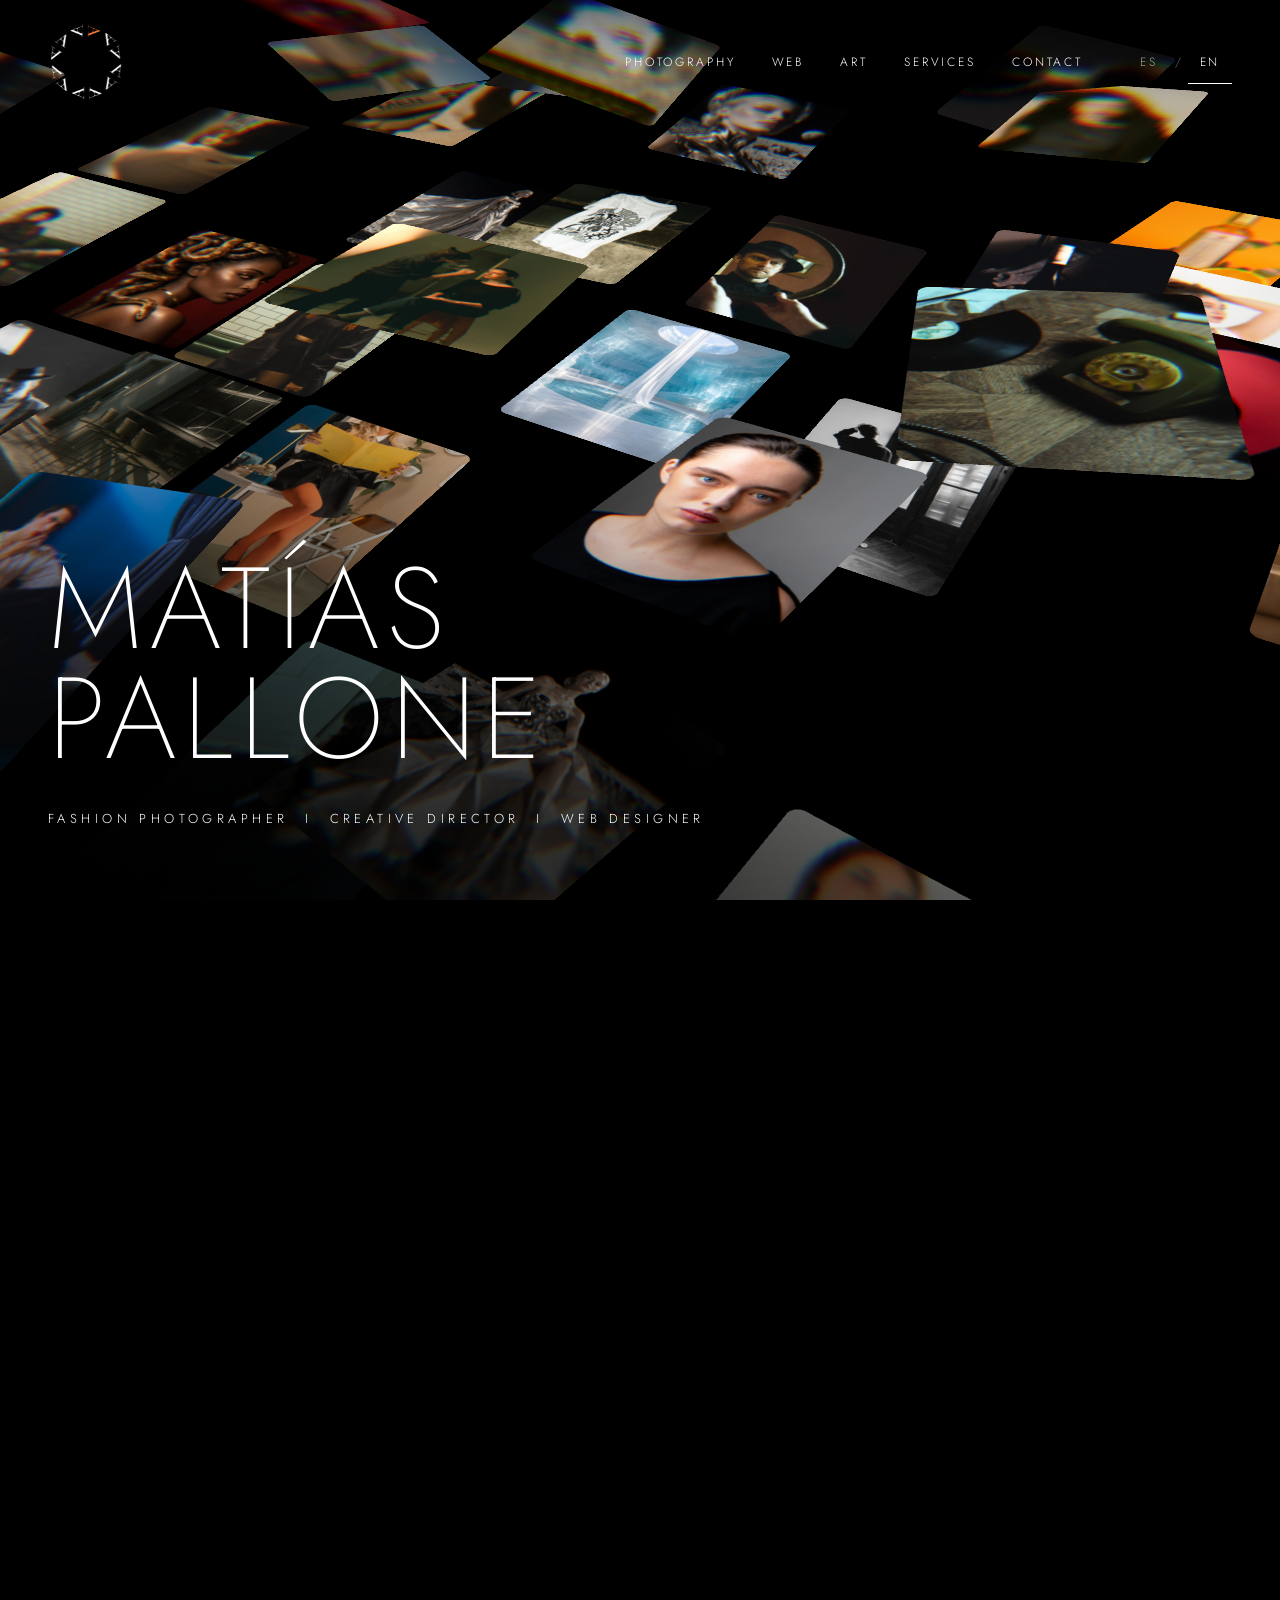
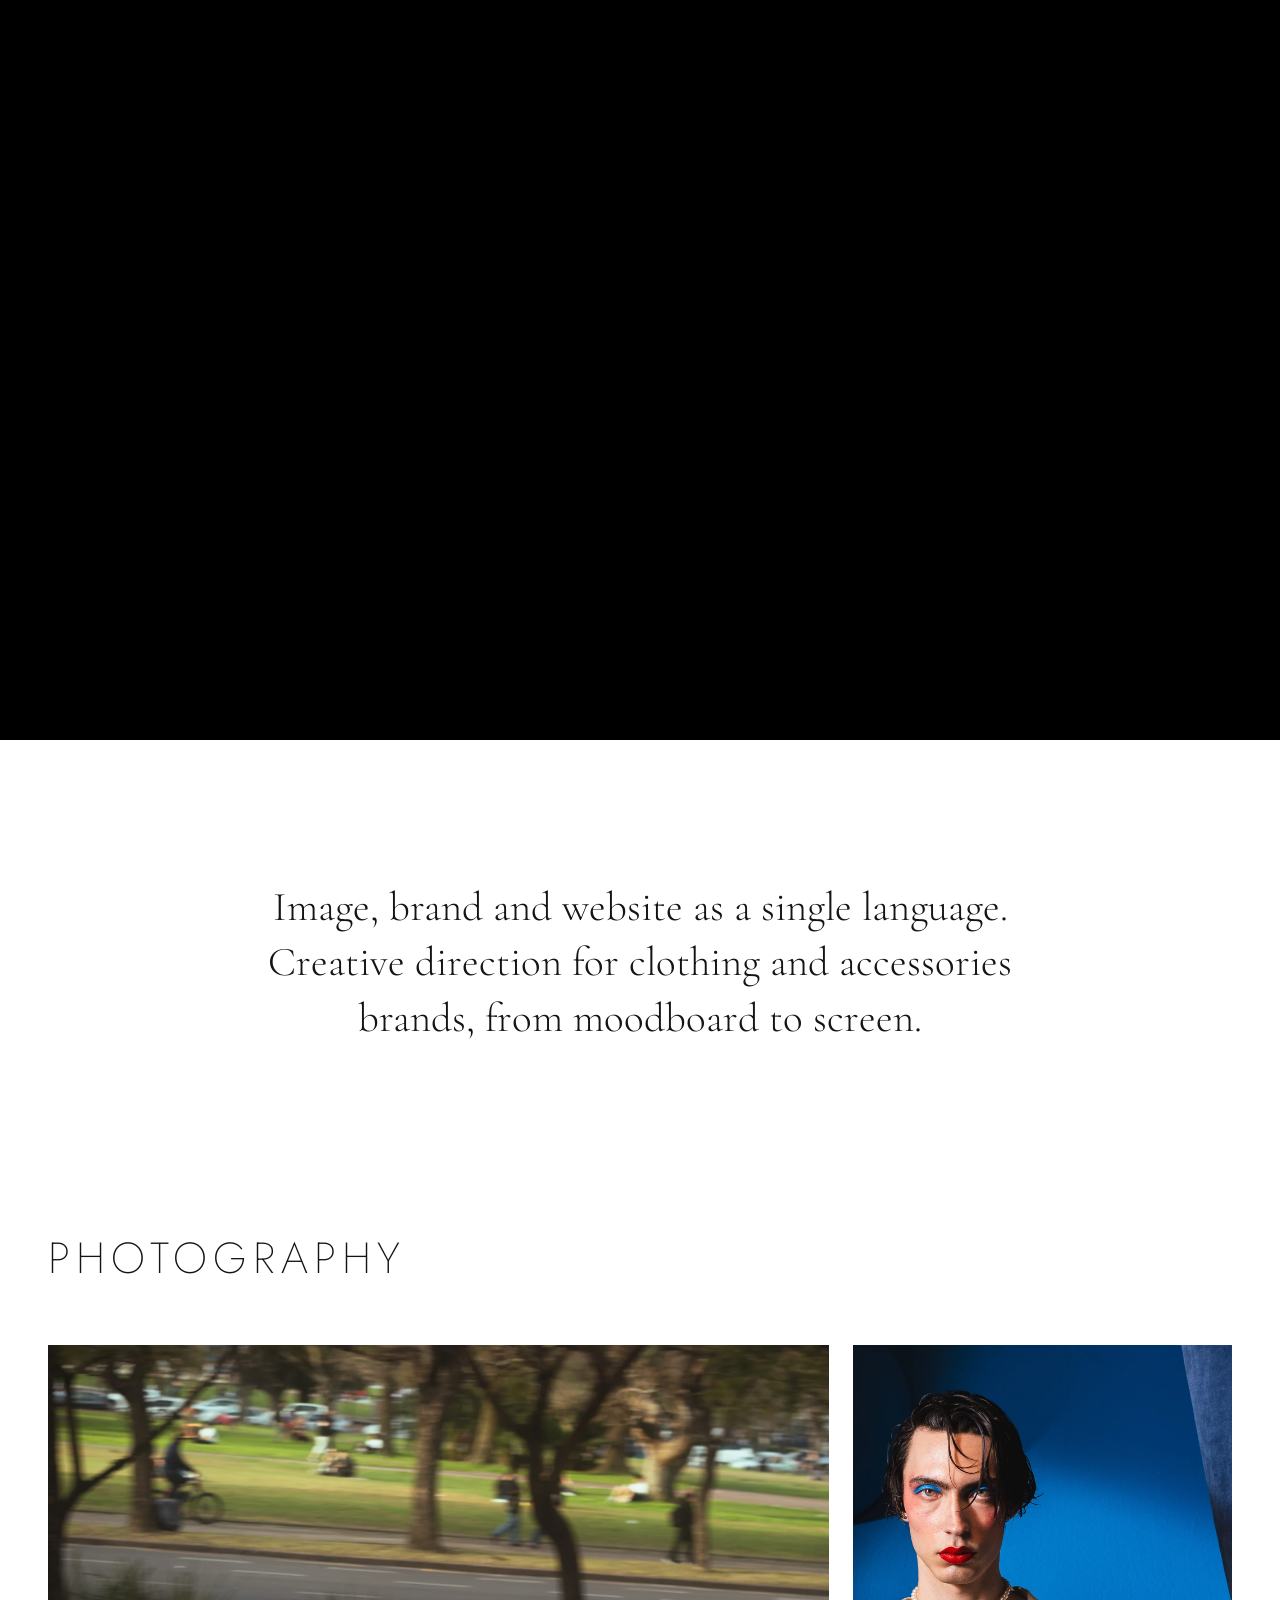
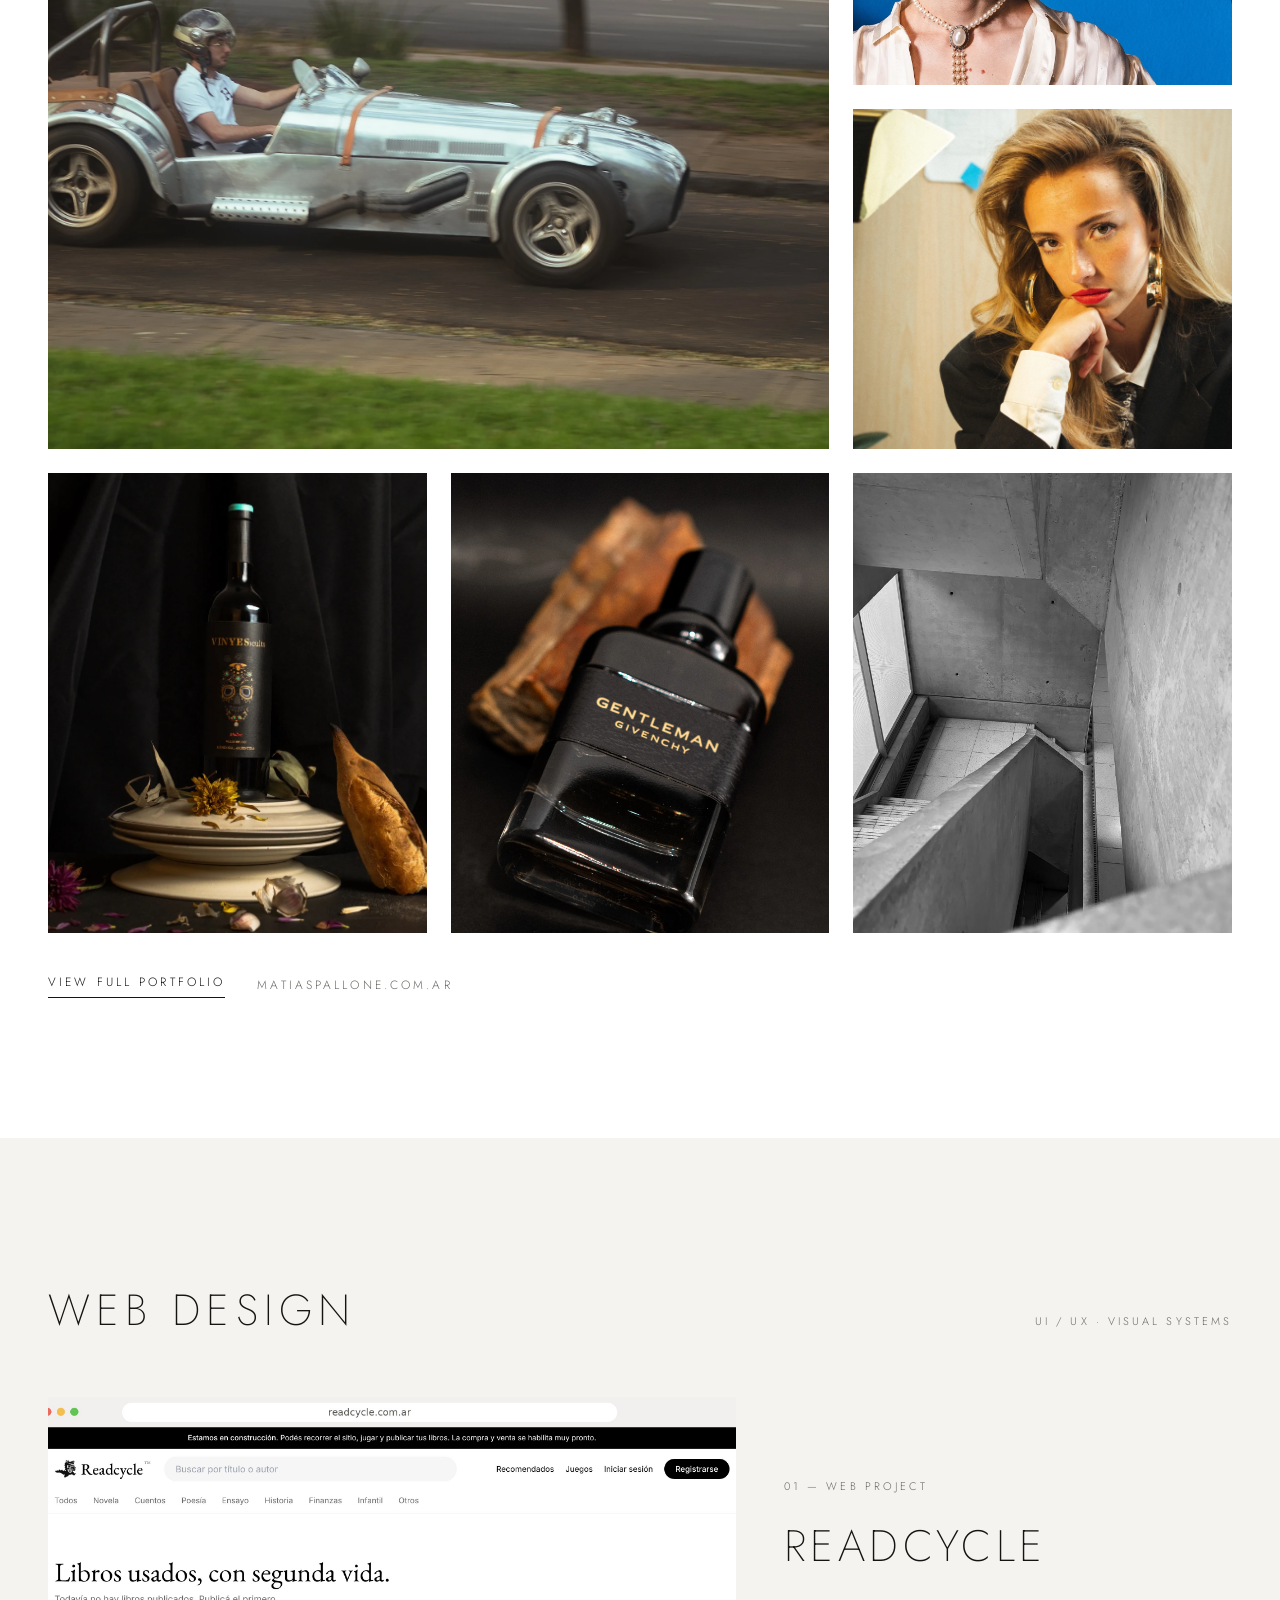
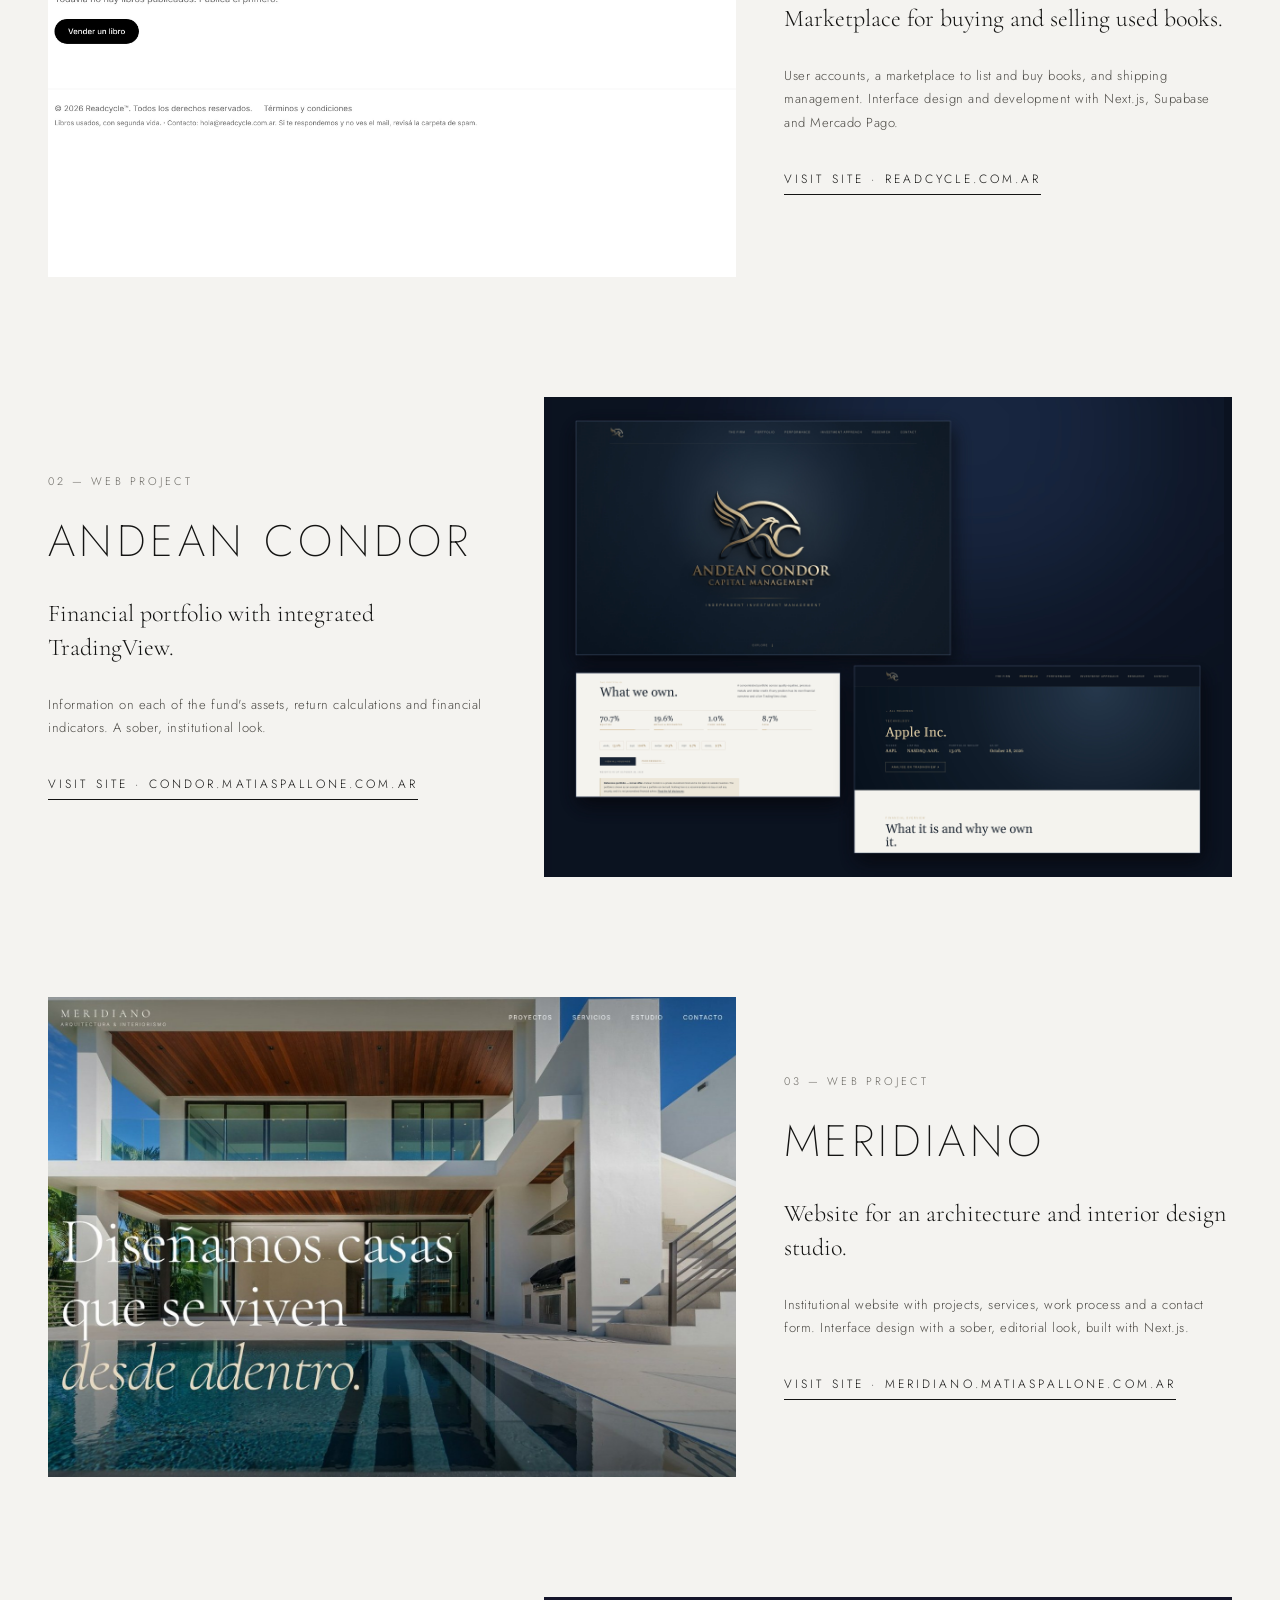
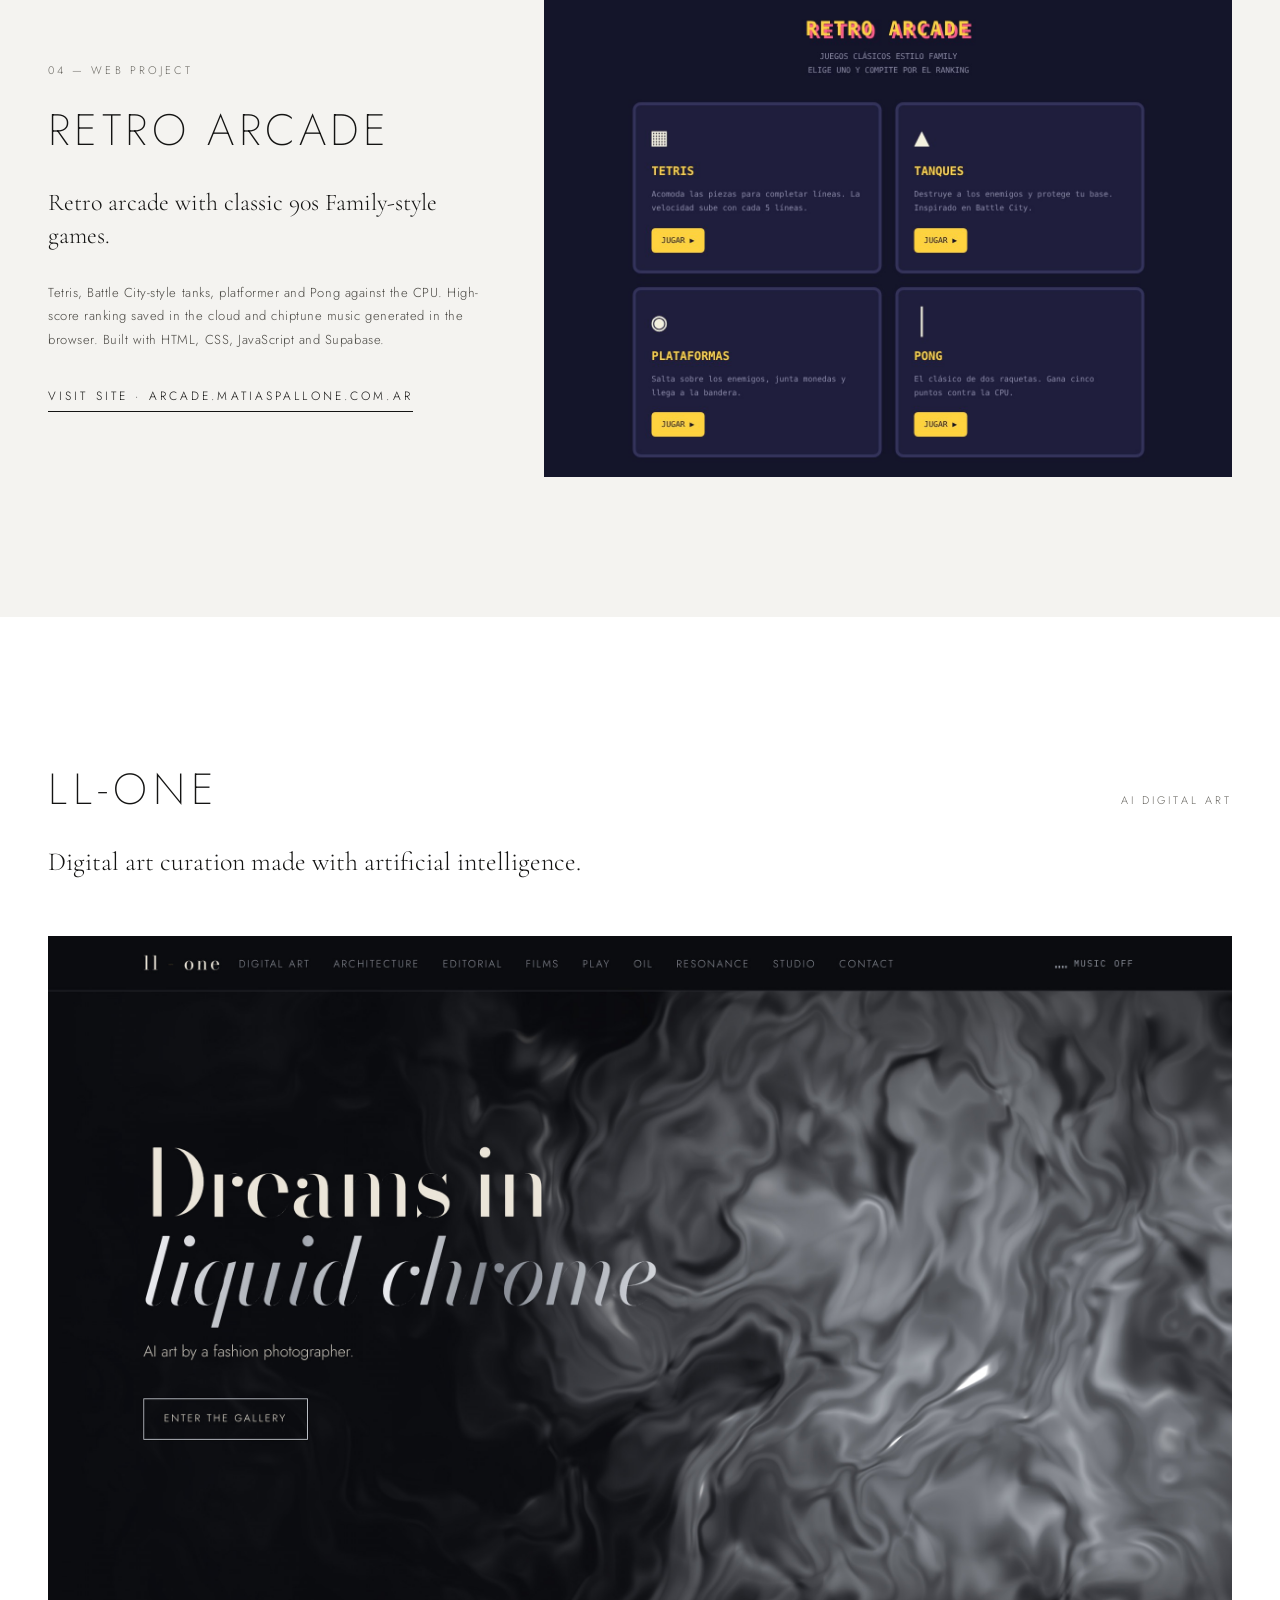
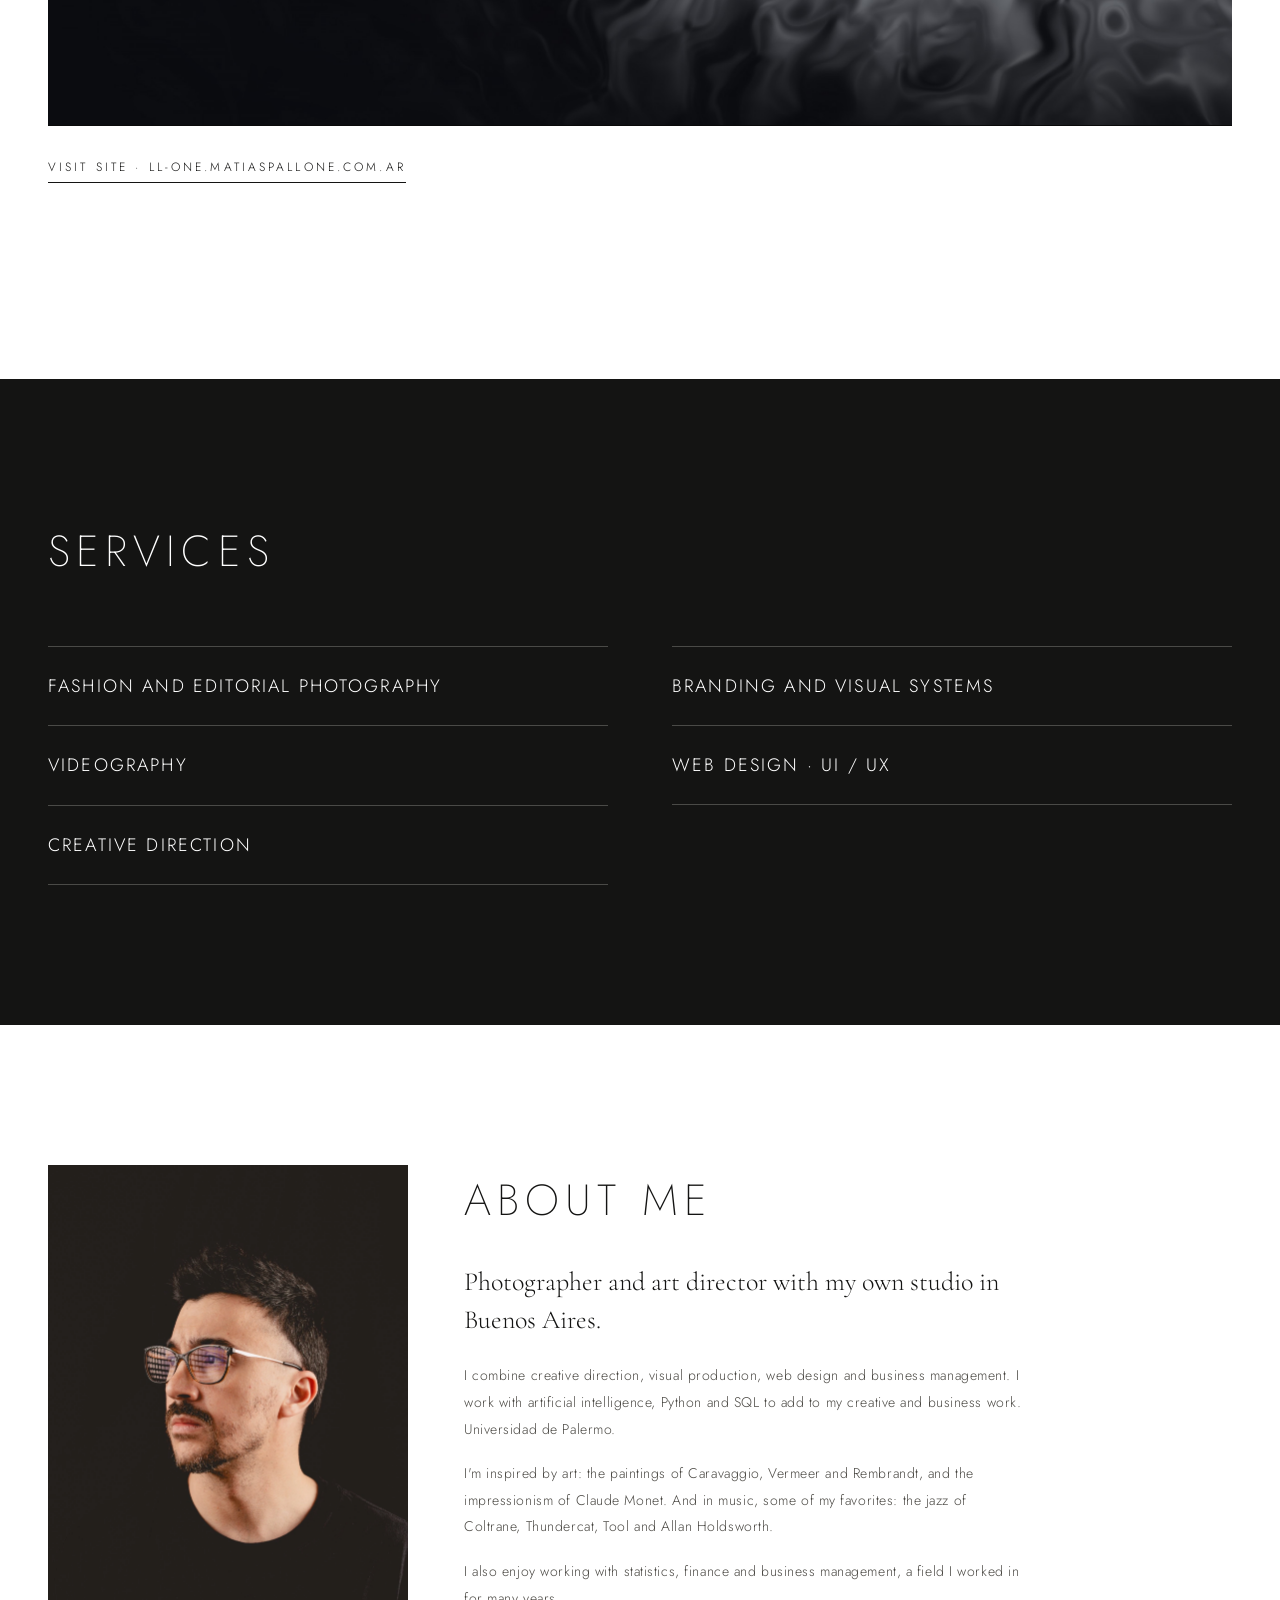
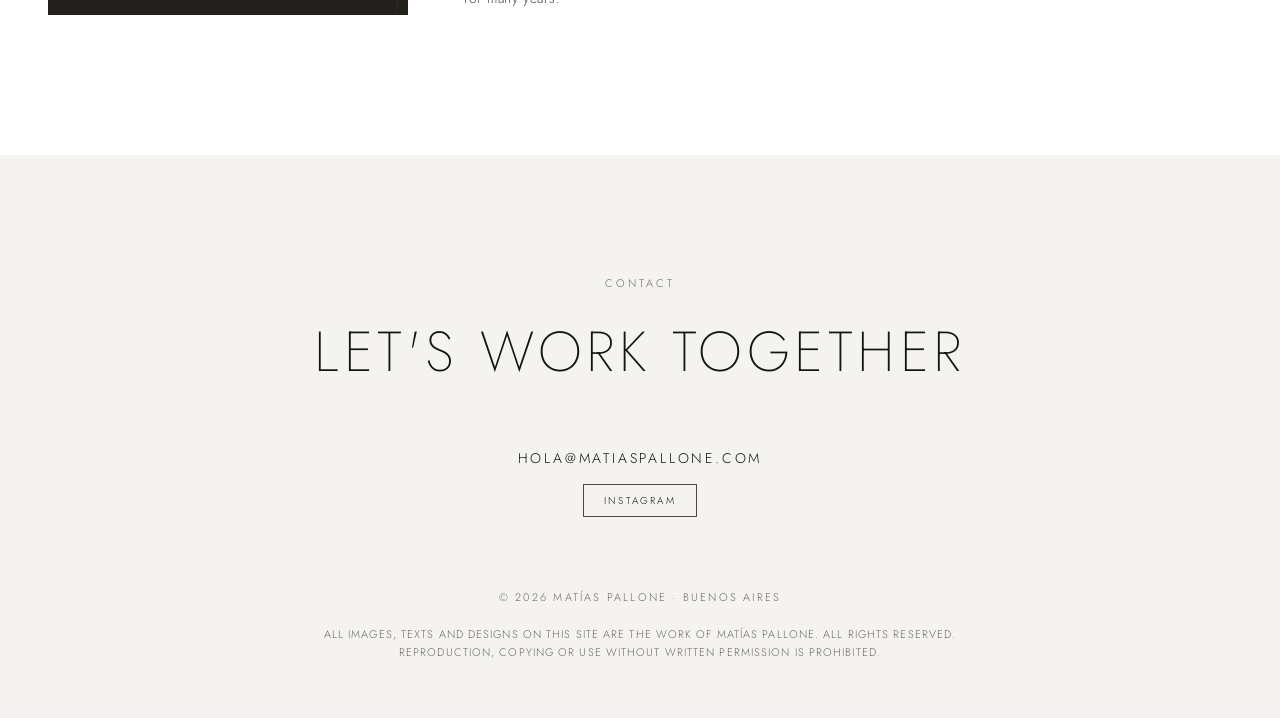
<file: index.html>
<!doctype html>
<html lang="es">
<head>
<meta charset="utf-8">
<meta name="viewport" content="width=device-width, initial-scale=1">
<title>Matías Pallone — Fotógrafo, director creativo y diseñador web</title>
<meta name="description" content="Portfolio de Matías Pallone: fotografía de moda, dirección creativa, branding y diseño web. Buenos Aires.">
<meta property="og:title" content="Matías Pallone">
<meta property="og:description" content="Fotógrafo de moda, director creativo y diseñador web. / Fashion photographer, creative director and web designer.">
<meta property="og:type" content="website">
<link rel="preconnect" href="https://fonts.googleapis.com">
<link rel="preconnect" href="https://fonts.gstatic.com" crossorigin>
<link rel="stylesheet" href="https://fonts.googleapis.com/css2?family=Jost:wght@200;300;400&amp;family=Cormorant+Garamond:wght@300&amp;display=swap">
<link rel="stylesheet" href="styles.css">
</head>
<body>

<header class="nav">
  <a class="brand" href="#inicio" aria-label="Matías Pallone"><span class="dock"><img class="dock-light" src="img/logo-pallone.png" alt="" width="480" height="480"><img class="dock-dark" src="img/logo-pallone-negro.png" alt="" width="480" height="480"></span></a>
  <nav aria-label="Principal">
    <ul>
      <li><a href="#fotografia" data-i18n="nav_fotografia">Fotografía</a></li>
      <li><a href="#web" data-i18n="nav_web">Web</a></li>
      <li><a href="#arte" data-i18n="nav_arte">Arte</a></li>
      <li><a href="#servicios" data-i18n="nav_servicios">Servicios</a></li>
      <li><a href="#contacto" data-i18n="nav_contacto">Contacto</a></li>
      <li>
        <div class="lang" role="group" aria-label="Idioma / Language">
          <button type="button" data-lang="es" aria-pressed="true" lang="es" aria-label="Español">ES</button>
          <span aria-hidden="true">/</span>
          <button type="button" data-lang="en" aria-pressed="false" lang="en" aria-label="English">EN</button>
        </div>
      </li>
    </ul>
  </nav>
</header>

<main>
  <section class="hero hero-live" id="inicio">
    <div class="hero-stage">
      <canvas id="hero-canvas" class="hero-canvas" aria-hidden="true"></canvas>
      <div id="hero-fallback" class="hero-fallback" aria-hidden="true" hidden></div>
      <div class="hero-scrim" aria-hidden="true"></div>
      <div class="hero-content">
        <h1 id="nombre"></h1>
        <p class="sub" data-i18n="subtitulo"></p>
      </div>
      <p class="hero-hint" id="hero-hint"></p>
    </div>
  </section>

  <section class="intro"><p data-i18n="frase"></p></section>

  <section class="section" id="fotografia" style="padding-top:40px">
    <div class="section-head">
      <h2 class="section-title" data-i18n="fotografia_title"></h2>
    </div>
    <div class="photos" id="fotos"></div>
    <div class="photos-foot">
      <a class="link-line" id="fotos-link" href="#" target="_blank" rel="noopener" data-i18n="fotos_link" hidden></a>
      <span class="domain" id="fotos-dominio" hidden></span>
    </div>
  </section>

  <section class="section web" id="web">
    <div class="section-head">
      <h2 class="section-title" data-i18n="web_title"></h2>
      <span class="eyebrow" data-i18n="web_sub"></span>
    </div>
    <div id="proyectos"></div>
  </section>

  <section class="section" id="arte">
    <div class="section-head" style="margin-bottom:24px">
      <h2 class="section-title" id="arte-nombre"></h2>
      <span class="eyebrow" id="arte-etiqueta"></span>
    </div>
    <p class="art-lead" id="arte-desc"></p>
    <div class="art-cover" id="arte-portada" hidden></div>
    <p class="art-link" id="arte-link-wrap" hidden><a class="link-line" id="arte-link" href="#" target="_blank" rel="noopener"></a></p>
    <div class="art-grid" id="obras"></div>
  </section>

  <section class="section services" id="servicios">
    <h2 class="section-title" data-i18n="servicios_title"></h2>
    <div class="services-grid">
      <div class="service" data-i18n="s1"></div>
      <div class="service" data-i18n="s2"></div>
      <div class="service" data-i18n="s3"></div>
      <div class="service" data-i18n="s4"></div>
      <div class="service" data-i18n="s5"></div>
    </div>
  </section>

  <section class="section about" id="sobre-mi">
    <div class="about-photo" id="about-foto"></div>
    <div class="about-text">
      <h2 class="section-title" data-i18n="about_title"></h2>
      <p class="lead" data-i18n="about_lead"></p>
      <p class="body" data-i18n="about_body"></p>
      <p class="body" data-i18n="about_body2"></p>
      <p class="body" data-i18n="about_body3"></p>
    </div>
  </section>
</main>

<footer class="contact" id="contacto">
  <p class="eyebrow" data-i18n="contact_eyebrow"></p>
  <p class="big" data-i18n="contact_big"></p>
  <p class="email" id="email" hidden></p>
  <div class="social" id="social"></div>
  <p class="copy">© <span id="anio"></span> Matías Pallone · Buenos Aires</p>
  <p class="copy legal" data-i18n="legal"></p>
</footer>

<script src="content.js"></script>
<script src="app.js"></script>
<script src="hero.js"></script>
<script src="dock.js"></script>
</body>
</html>
</file>
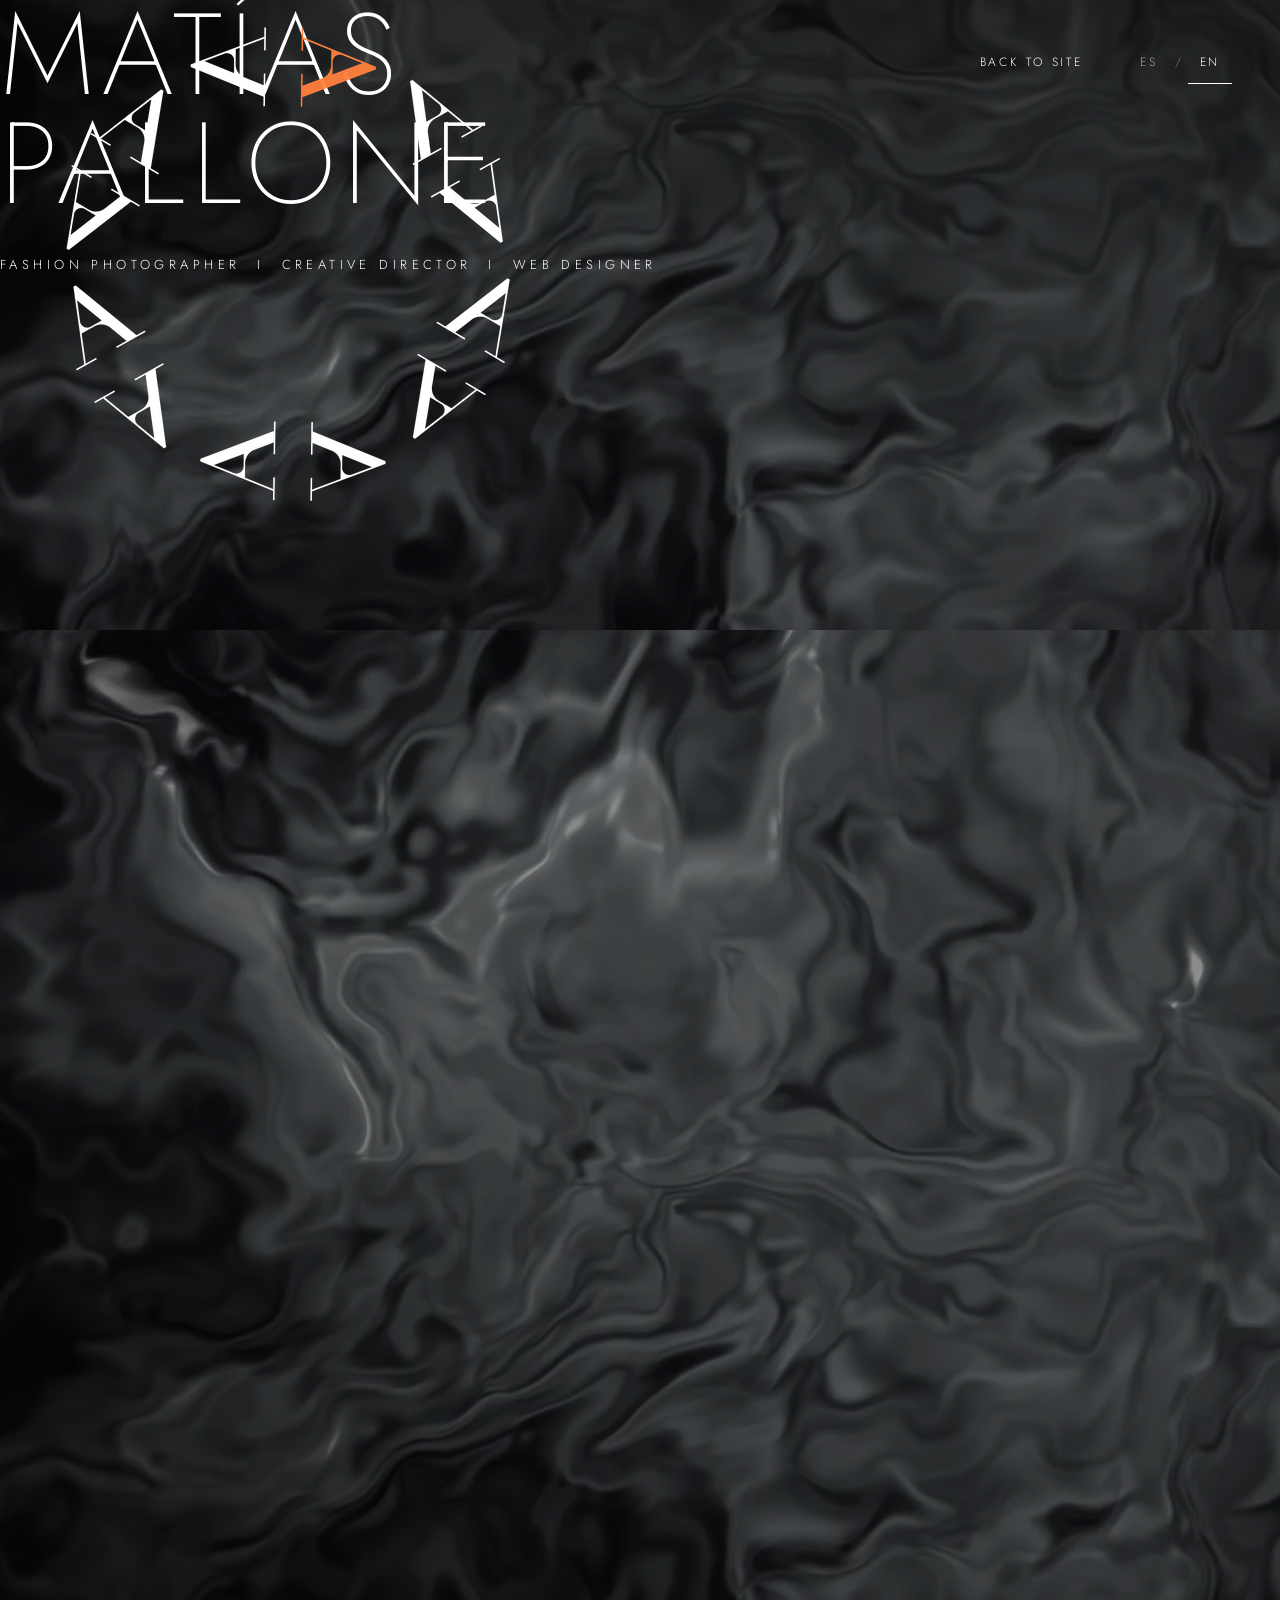
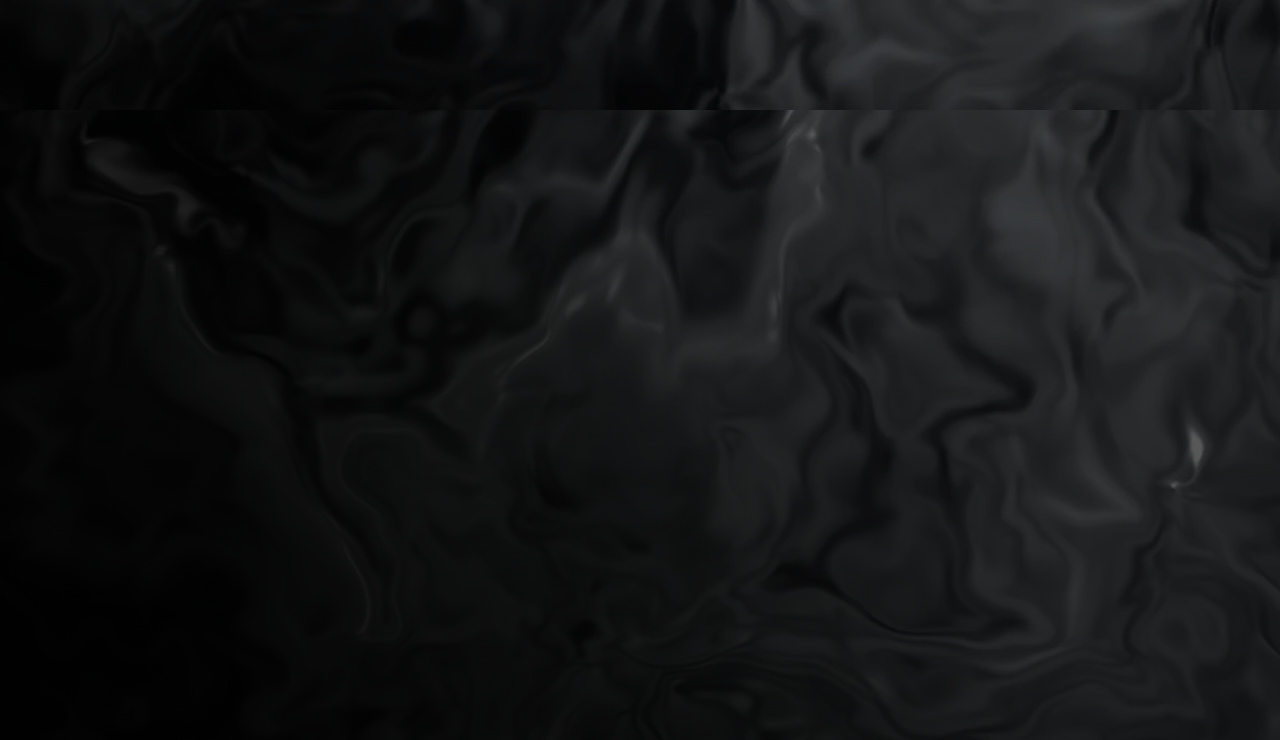
<file: prototipo-portada-llone.html>
<!doctype html>
<html lang="es">
<head>
<meta charset="utf-8">
<meta name="viewport" content="width=device-width, initial-scale=1">
<meta name="robots" content="noindex, nofollow">
<title>Prototipo de portada 2 — Matías Pallone</title>
<link rel="preconnect" href="https://fonts.googleapis.com">
<link rel="preconnect" href="https://fonts.gstatic.com" crossorigin>
<link rel="stylesheet" href="https://fonts.googleapis.com/css2?family=Jost:wght@200;300;400&amp;family=Cormorant+Garamond:wght@300&amp;display=swap">
<link rel="stylesheet" href="styles.css">
</head>
<body>
<header class="nav">
  <a class="brand" href="index.html" aria-label="Matías Pallone"><img src="img/logo-pallone.png" alt="" width="480" height="480"></a>
  <nav aria-label="Principal">
    <ul>
      <li><a href="index.html" data-i18n="proto_volver">Volver al sitio</a></li>
      <li>
        <div class="lang" role="group" aria-label="Idioma / Language">
          <button type="button" data-lang="es" aria-pressed="true" lang="es" aria-label="Español">ES</button>
          <span aria-hidden="true">/</span>
          <button type="button" data-lang="en" aria-pressed="false" lang="en" aria-label="English">EN</button>
        </div>
      </li>
    </ul>
  </nav>
</header>
<main>
  <section class="hero hero-live" id="inicio">
    <canvas id="hero-canvas" class="hero-canvas" aria-hidden="true"></canvas>
    <div id="hero-fallback" class="hero-fallback" aria-hidden="true" hidden></div>
    <div class="hero-scrim" aria-hidden="true"></div>
    <div class="hero-content">
      <h1 id="nombre"></h1>
      <p class="sub" data-i18n="subtitulo"></p>
    </div>
    <p class="hero-hint" id="hero-hint"></p>
  </section>
</main>
<script src="content.js"></script>
<script src="portada-llone.js"></script>
</body>
</html>
</file>
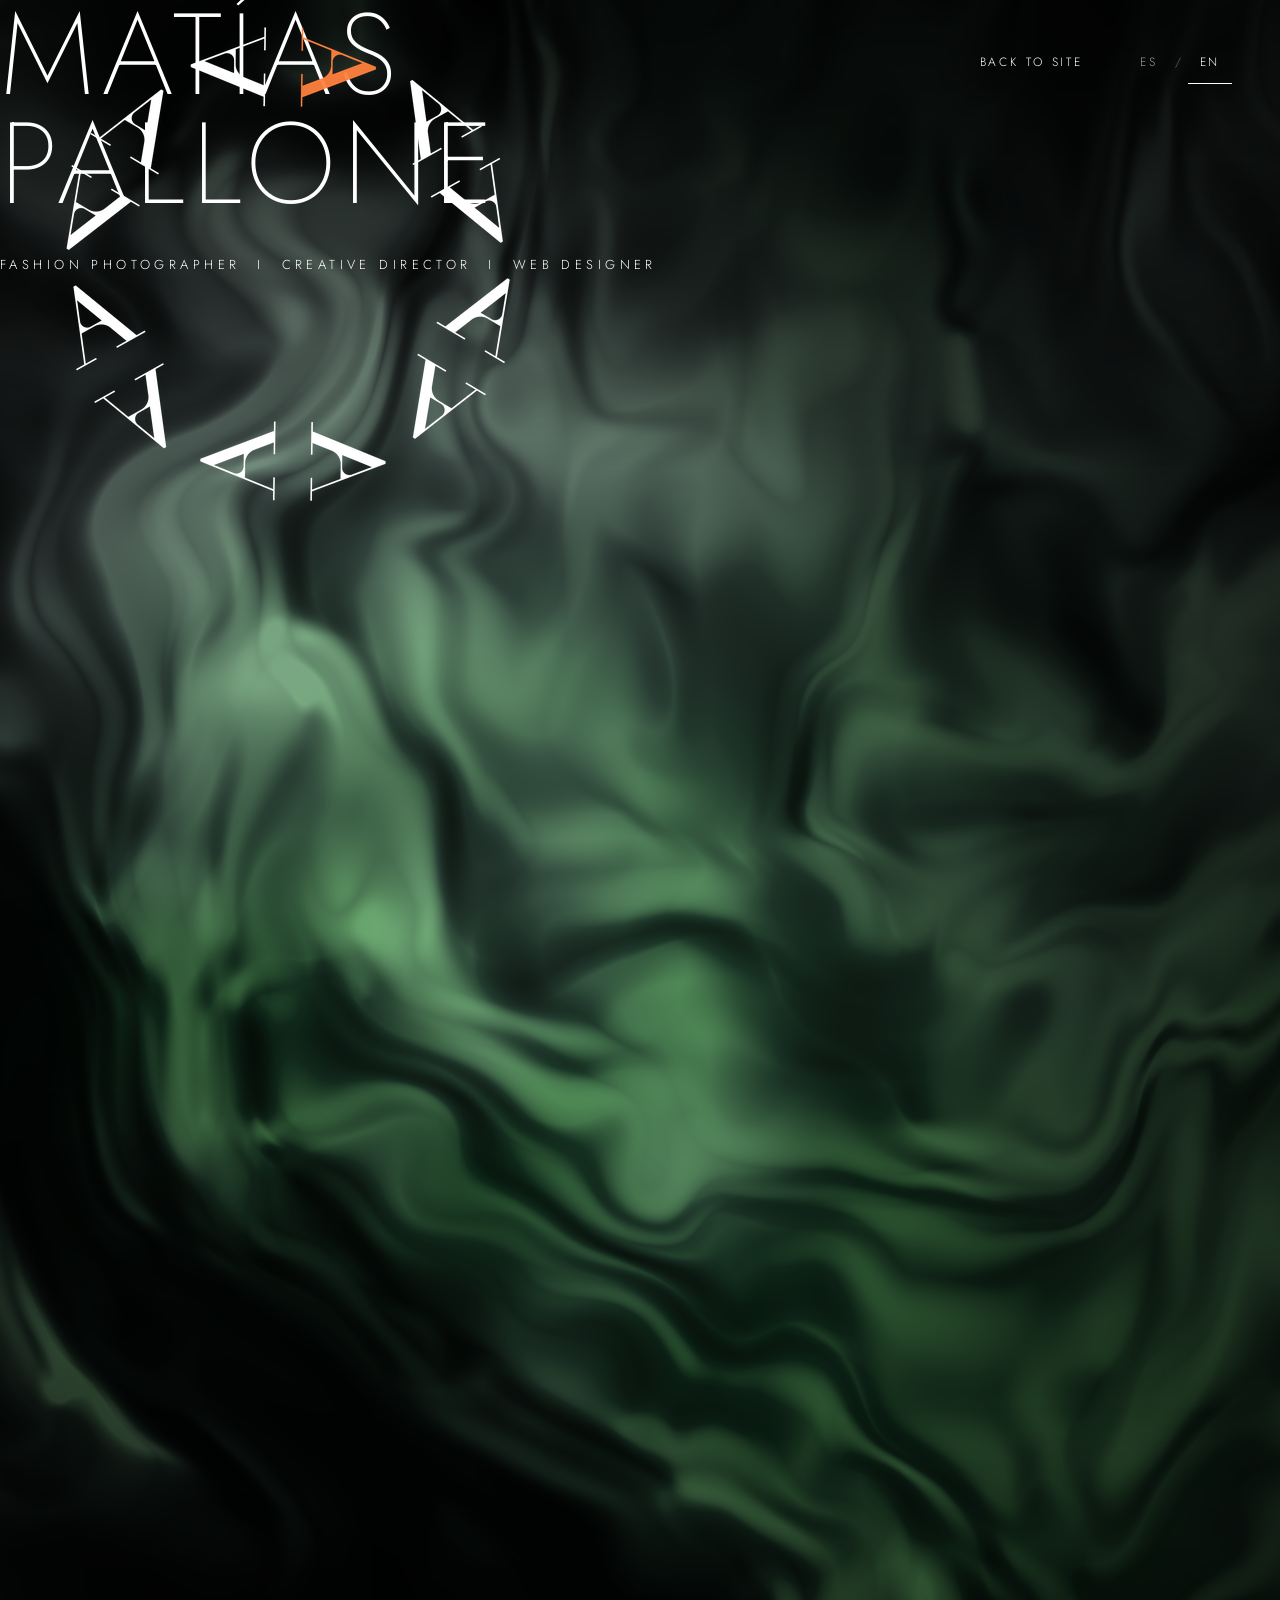
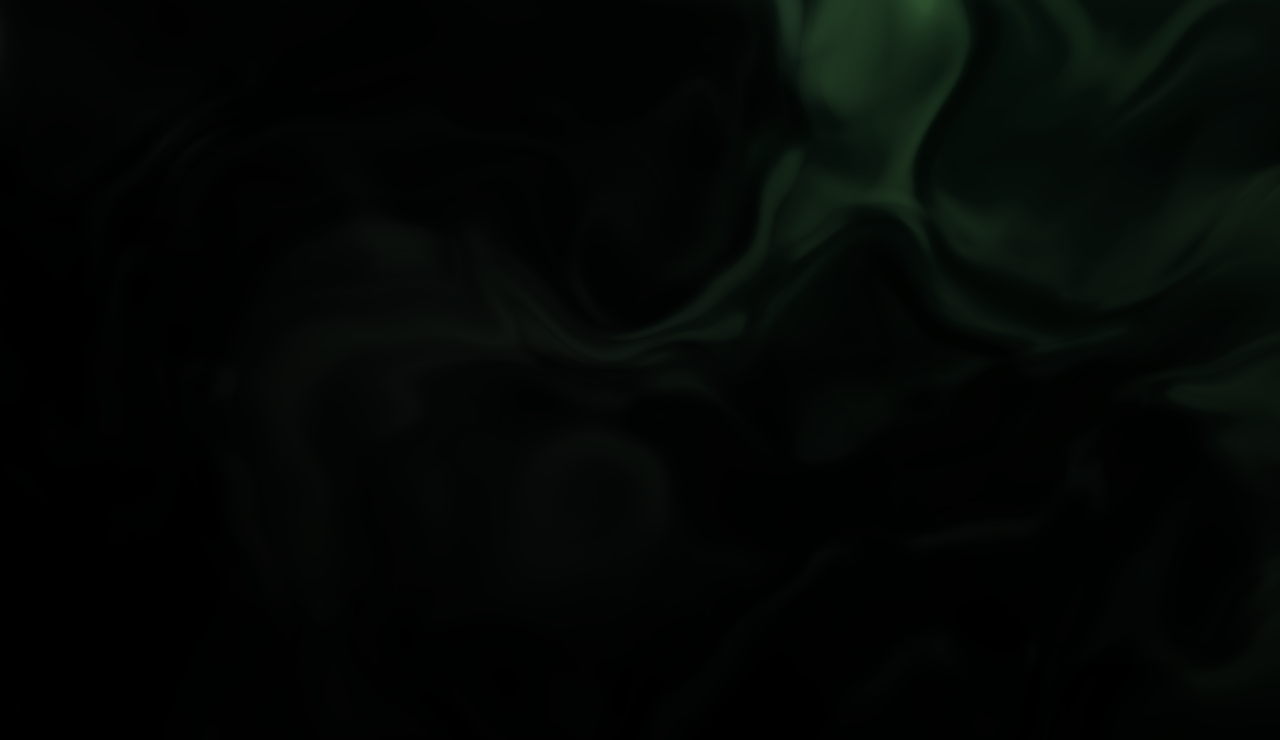
<file: prototipo-portada-uranio.html>
<!doctype html>
<html lang="es">
<head>
<meta charset="utf-8">
<meta name="viewport" content="width=device-width, initial-scale=1">
<meta name="robots" content="noindex, nofollow">
<title>Prototipo de portada 3 (uranio) — Matías Pallone</title>
<link rel="preconnect" href="https://fonts.googleapis.com">
<link rel="preconnect" href="https://fonts.gstatic.com" crossorigin>
<link rel="stylesheet" href="https://fonts.googleapis.com/css2?family=Jost:wght@200;300;400&amp;family=Cormorant+Garamond:wght@300&amp;display=swap">
<link rel="stylesheet" href="styles.css">
</head>
<body>
<header class="nav">
  <a class="brand" href="index.html" aria-label="Matías Pallone"><img src="img/logo-pallone.png" alt="" width="480" height="480"></a>
  <nav aria-label="Principal">
    <ul>
      <li><a href="index.html" data-i18n="proto_volver">Volver al sitio</a></li>
      <li>
        <div class="lang" role="group" aria-label="Idioma / Language">
          <button type="button" data-lang="es" aria-pressed="true" lang="es" aria-label="Español">ES</button>
          <span aria-hidden="true">/</span>
          <button type="button" data-lang="en" aria-pressed="false" lang="en" aria-label="English">EN</button>
        </div>
      </li>
    </ul>
  </nav>
</header>
<main>
  <section class="hero hero-live" id="inicio">
    <canvas id="hero-canvas" class="hero-canvas" aria-hidden="true"></canvas>
    <div id="hero-fallback" class="hero-fallback" aria-hidden="true" hidden></div>
    <div class="hero-scrim" aria-hidden="true"></div>
    <div class="hero-content">
      <h1 id="nombre"></h1>
      <p class="sub" data-i18n="subtitulo"></p>
    </div>
    <p class="hero-hint" id="hero-hint"></p>
  </section>
</main>
<script src="content.js"></script>
<script src="portada-uranio.js"></script>
</body>
</html>
</file>
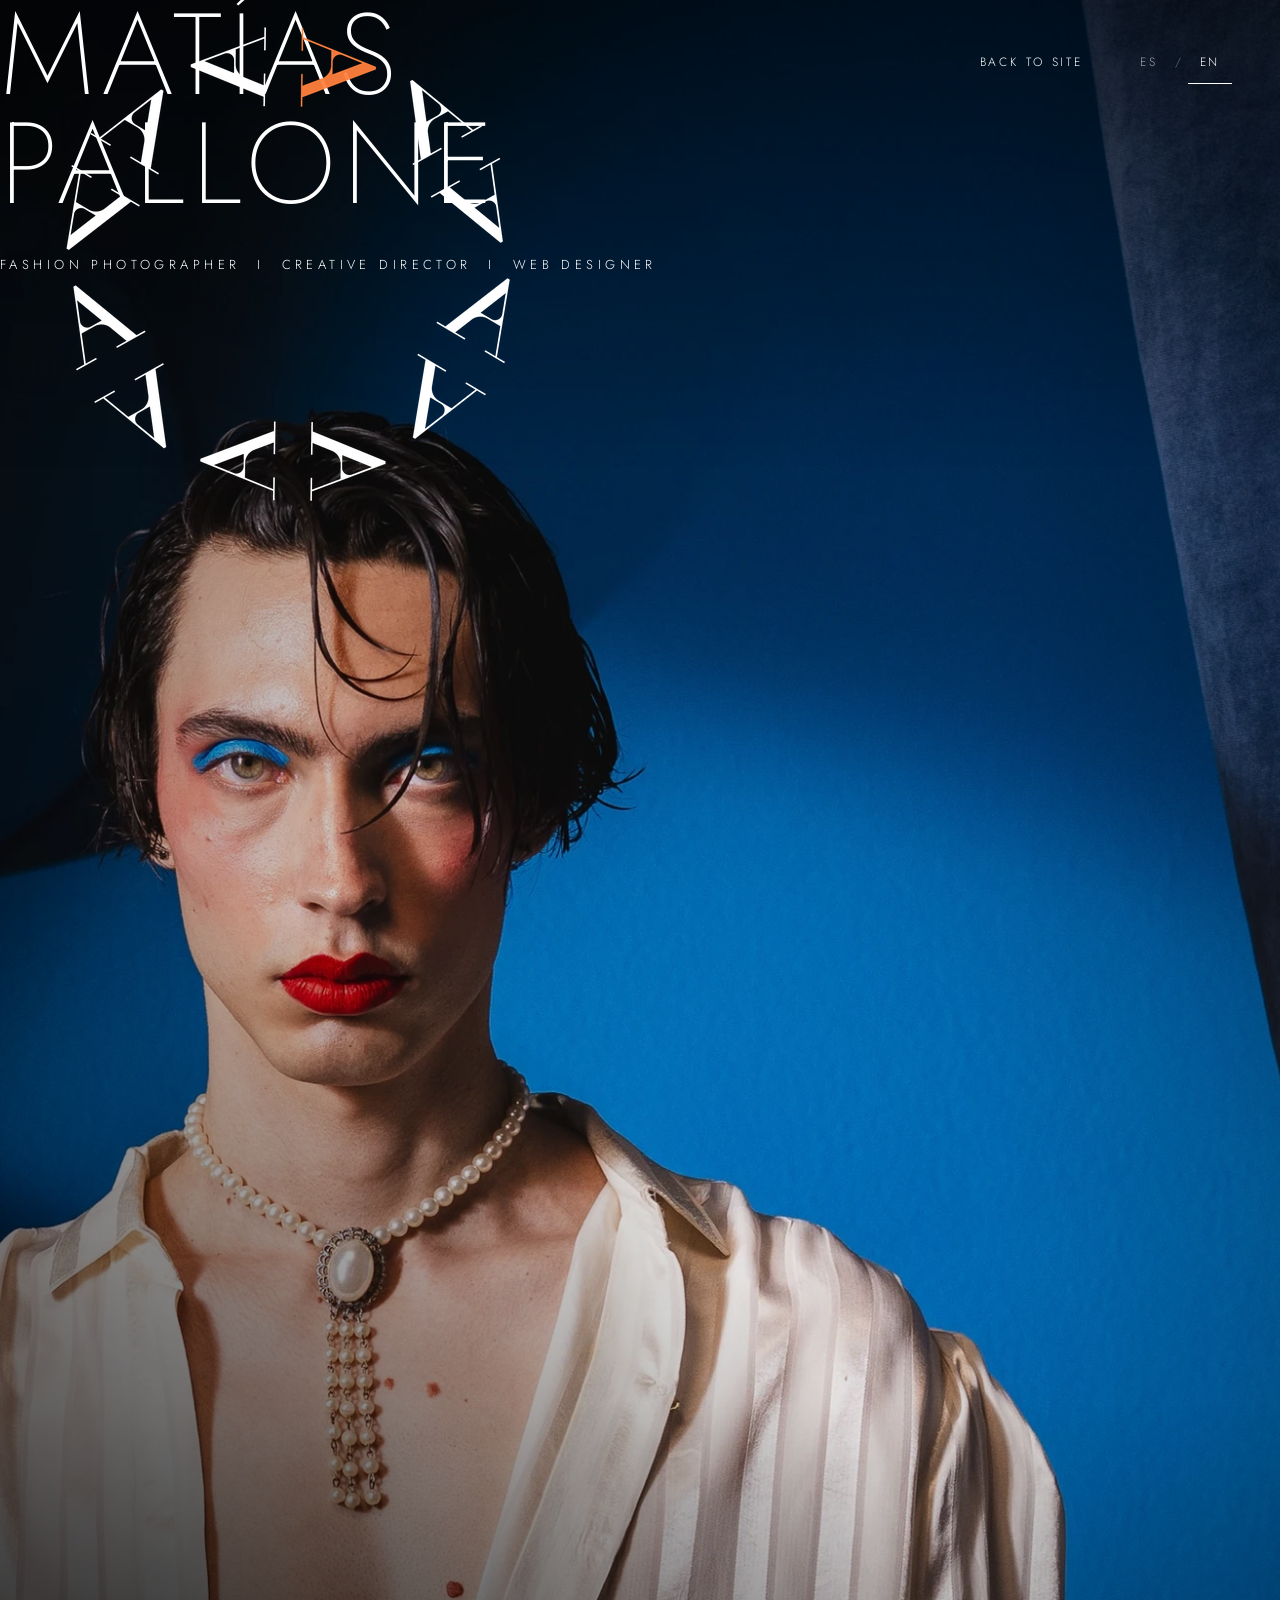
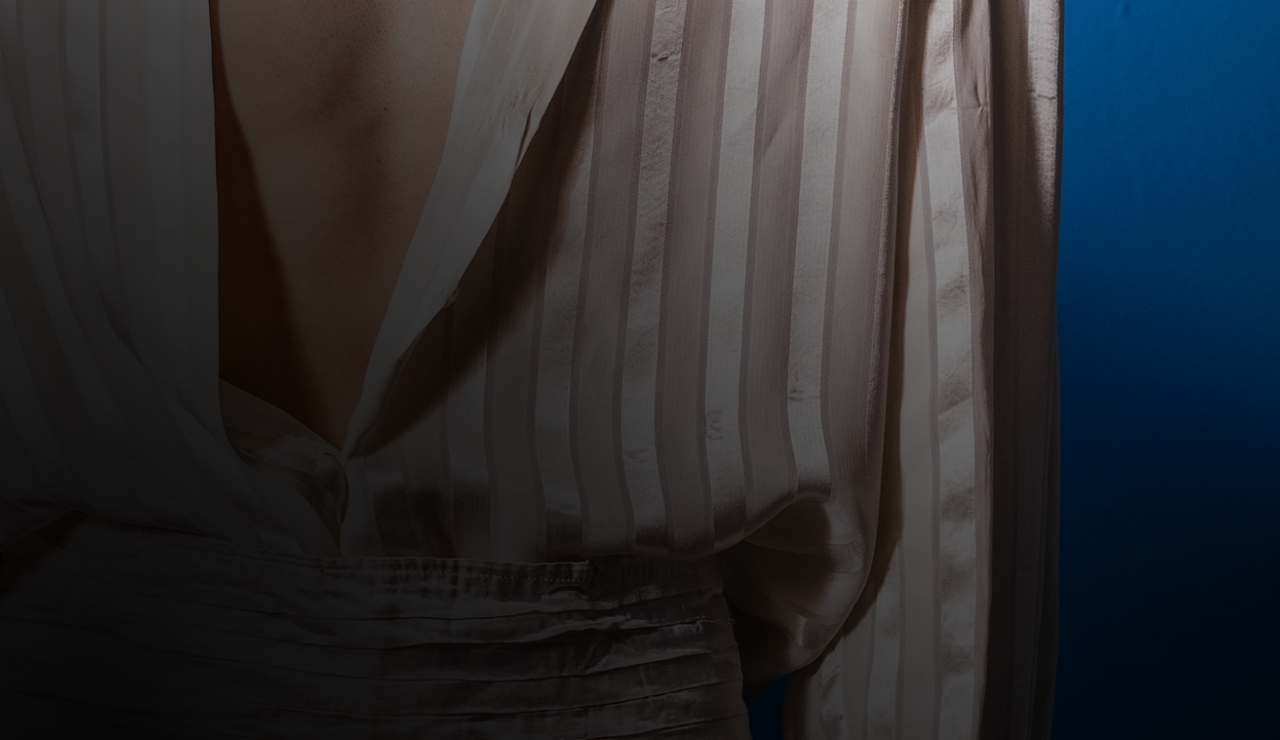
<file: prototipo-portada.html>
<!doctype html>
<html lang="es">
<head>
<meta charset="utf-8">
<meta name="viewport" content="width=device-width, initial-scale=1">
<meta name="robots" content="noindex, nofollow">
<title>Prototipo de portada — Matías Pallone</title>
<link rel="preconnect" href="https://fonts.googleapis.com">
<link rel="preconnect" href="https://fonts.gstatic.com" crossorigin>
<link rel="stylesheet" href="https://fonts.googleapis.com/css2?family=Jost:wght@200;300;400&amp;family=Cormorant+Garamond:wght@300&amp;display=swap">
<link rel="stylesheet" href="styles.css">
</head>
<body>
<header class="nav">
  <a class="brand" href="index.html" aria-label="Matías Pallone"><img src="img/logo-pallone.png" alt="" width="480" height="480"></a>
  <nav aria-label="Principal">
    <ul>
      <li><a href="index.html" data-i18n="proto_volver">Volver al sitio</a></li>
      <li>
        <div class="lang" role="group" aria-label="Idioma / Language">
          <button type="button" data-lang="es" aria-pressed="true" lang="es" aria-label="Español">ES</button>
          <span aria-hidden="true">/</span>
          <button type="button" data-lang="en" aria-pressed="false" lang="en" aria-label="English">EN</button>
        </div>
      </li>
    </ul>
  </nav>
</header>
<main>
  <section class="hero hero-live" id="inicio">
    <canvas id="hero-canvas" class="hero-canvas" aria-hidden="true"></canvas>
    <div id="hero-fallback" class="hero-fallback" aria-hidden="true" hidden></div>
    <div class="hero-scrim" aria-hidden="true"></div>
    <div class="hero-content">
      <h1 id="nombre"></h1>
      <p class="sub" data-i18n="subtitulo"></p>
    </div>
    <p class="hero-hint" id="hero-hint"></p>
  </section>
</main>
<script src="content.js"></script>
<script src="portada.js"></script>
</body>
</html>
</file>
<file: styles.css>
:root {
  --ink: #141413;
  --paper: #ffffff;
  --stone: #f4f3f0;
  --tile-a: #e6e4df;
  --tile-b: #edebe7;
  --muted: #6b6963;
  --text-soft: #4a4843;
  --line: #c9c7c1;
  --dark: #141413;
  --font-sans: "Jost", "Helvetica Neue", Arial, sans-serif;
  --font-serif: "Cormorant Garamond", Georgia, serif;
}

* { box-sizing: border-box; }
html { scroll-behavior: smooth; }
body {
  margin: 0;
  background: var(--paper);
  color: var(--ink);
  font-family: var(--font-sans);
  font-weight: 300;
  -webkit-font-smoothing: antialiased;
}
a { color: inherit; text-decoration: none; }
a:hover { opacity: 0.55; }
a:focus-visible, button:focus-visible { outline: 2px solid currentColor; outline-offset: 4px; }
h1, h2, h3, p { margin: 0; }

.eyebrow {
  font-size: 11px;
  letter-spacing: 0.28em;
  text-transform: uppercase;
  color: var(--muted);
}
.section { padding: 140px 48px; }
.section-head {
  display: flex;
  flex-wrap: wrap;
  justify-content: space-between;
  align-items: baseline;
  gap: 12px 24px;
  margin-bottom: 56px;
}
.section-title {
  font-weight: 200;
  font-size: clamp(28px, 3.4vw, 48px);
  letter-spacing: 0.14em;
  text-transform: uppercase;
}
.link-line {
  display: inline-block;
  font-size: 12px;
  letter-spacing: 0.26em;
  text-transform: uppercase;
  border-bottom: 1px solid currentColor;
  padding-bottom: 6px;
}

/* Recuadros de imagen */
.tile {
  background: var(--tile-a);
  display: flex;
  align-items: flex-end;
  padding: 20px;
  min-height: 420px;
  color: #5a5853;
  font-size: 11px;
  letter-spacing: 0.24em;
  text-transform: uppercase;
  overflow: hidden;
  position: relative;
}
.tile:nth-child(even) { background: var(--tile-b); }
.tile img, .tile video { position: absolute; inset: 0; width: 100%; height: 100%; object-fit: cover; display: block; }

/* NAV */
.nav {
  position: absolute;
  top: 0; left: 0; right: 0;
  z-index: 3;
  display: flex;
  flex-wrap: wrap;
  justify-content: space-between;
  align-items: center;
  gap: 8px 40px;
  padding: 24px 48px;
  color: #fff;
}
/* Logo: arriba a la izquierda; al bajar viaja a la esquina inferior derecha y se vuelve un botón de chat */
.nav .brand { display: block; width: 76px; height: 76px; padding: 0; }
.dock { position: fixed; left: 0; top: 0; z-index: 40; width: 76px; height: 76px; display: flex; align-items: center; justify-content: center; transform-origin: 0 0; will-change: transform; transition: filter .25s ease; }
.dock img { display: block; width: 100%; height: auto; animation: logo-spin 90s linear infinite; transition: opacity .35s ease; }
.dock .dock-dark { position: absolute; left: 0; top: 0; opacity: 0; }
.dock.on-light .dock-dark { opacity: 1; }
.dock.on-light .dock-light { opacity: 0; }
@keyframes logo-spin { to { transform: rotate(360deg); } }
@media (prefers-reduced-motion: reduce) { .dock img { animation: none; } }
.dock-label { position: absolute; right: calc(100% + 14px); top: 50%; transform: translateY(-50%); white-space: nowrap; font-size: 11px; letter-spacing: 0.22em; text-transform: uppercase; background: #000; color: #fff; border: 1px solid rgba(255,255,255,.22); padding: 11px 16px; border-radius: 999px; opacity: 0; pointer-events: none; transition: opacity .25s ease; }
.dock.is-docked:hover .dock-label, .dock.is-docked:focus-visible .dock-label, .dock.show-label .dock-label { opacity: 1; }
.dock.is-docked:hover { filter: brightness(1.2); }
.nav .brand:focus-visible { outline: none; }
.nav .brand:focus-visible .dock { outline: 2px solid #fff; outline-offset: 4px; }
.nav ul { display: flex; flex-wrap: wrap; align-items: center; gap: 0 36px; list-style: none; margin: 0; padding: 0; font-size: 12px; letter-spacing: 0.24em; text-transform: uppercase; }
.nav li a { display: block; padding: 12px 0; }

/* Selector de idioma */
.nav li:has(.lang) { margin-left: 8px; }
.lang { display: flex; align-items: center; gap: 4px; padding: 0; }
.lang button {
  background: none; border: 0; color: inherit; cursor: pointer;
  font: inherit; letter-spacing: 0.24em; text-transform: uppercase;
  min-width: 44px; min-height: 44px; padding: 0 6px; opacity: 0.6;
}
.lang button[aria-pressed="true"] { opacity: 1; border-bottom: 1px solid currentColor; }
.lang button:hover { opacity: 1; }
.lang span { opacity: 0.4; }

/* HERO */
.hero {
  position: relative;
  min-height: 820px;
  background: #000;
  color: #fff;
  display: flex;
  flex-direction: column;
  justify-content: flex-end;
  padding: 0 48px 72px;
}
.hero-note {
  position: absolute; inset: 0;
  display: flex; align-items: center; justify-content: center;
  text-align: center; padding: 0 24px;
  color: #8c8a84; font-size: 11px; letter-spacing: 0.3em; text-transform: uppercase;
}
.hero-bg { position: absolute; inset: 0; width: 100%; height: 100%; object-fit: cover; opacity: 0.85; }
.hero-content { position: relative; z-index: 2; }
/* Portada interactiva (canvas) */
.hero-live { display: block; padding: 0; min-height: 0; height: 260vh; height: 260svh; }
.hero-stage { position: sticky; top: 0; height: 100vh; height: 100svh; min-height: 640px; overflow: hidden; display: flex; flex-direction: column; justify-content: flex-end; padding: 0 48px 72px; }
.hero-live.hero-static { height: 100vh; height: 100svh; min-height: 720px; }
@media (prefers-reduced-motion: reduce) { .hero-live { height: 100vh; height: 100svh; min-height: 720px; } }
.hero-canvas { position: absolute; inset: 0; width: 100%; height: 100%; display: block; touch-action: pan-y; }
.hero-fallback { position: absolute; inset: 0; opacity: 0.85; }
.hero-scrim { position: absolute; inset: 0; z-index: 1; pointer-events: none; background: radial-gradient(ellipse 75% 62% at 8% 100%, rgba(0,0,0,0.88) 0%, rgba(0,0,0,0.6) 50%, rgba(0,0,0,0) 100%), linear-gradient(to top, rgba(0,0,0,0.55) 0%, rgba(0,0,0,0) 40%), linear-gradient(to bottom, rgba(0,0,0,0.5) 0%, rgba(0,0,0,0) 20%); }
.hero-fallback { overflow: hidden; }
.hero-wall { position: absolute; left: 50%; top: 50%; width: 150%; display: grid; grid-template-columns: repeat(7, 1fr); gap: 2.2%; transform: translate(-50%, -50%) perspective(1500px) rotateX(58deg) rotateZ(-26deg); }
.hero-wall img { width: 100%; aspect-ratio: 3 / 4; object-fit: cover; border-radius: 6px; display: block; }
.hero-hint { position: absolute; right: 140px; bottom: 28px; z-index: 2; font-size: 11px; letter-spacing: 0.28em; text-transform: uppercase; color: rgba(255,255,255,0.55); animation: hint-fade 1s ease 1.2s both, hint-out 1.2s ease 9s forwards; }
@keyframes hint-fade { from { opacity: 0; } to { opacity: 1; } }
@keyframes hint-out { to { opacity: 0; } }
@media (prefers-reduced-motion: reduce) { .hero-hint { animation: none; } }
.hero h1 {
  font-weight: 200;
  font-size: clamp(48px, 9vw, 148px);
  line-height: 0.95;
  letter-spacing: 0.06em;
  text-transform: uppercase;
}
.hero .sub { margin-top: 36px; font-size: 13px; letter-spacing: 0.34em; text-transform: uppercase; max-width: 100%; overflow-wrap: anywhere; white-space: pre-wrap; }

/* INTRO */
.intro { padding: 140px 48px; display: flex; justify-content: center; }
.intro p { max-width: 820px; text-align: center; font-family: var(--font-serif); font-weight: 300; font-size: clamp(26px, 3.2vw, 42px); line-height: 1.35; }

/* FOTOGRAFIA */
.photos { display: grid; grid-template-columns: repeat(3, minmax(0, 1fr)); gap: 24px; }
.photos .tile { min-height: 340px; }
.photos .tile:first-child { grid-column: span 2; grid-row: span 2; min-height: 680px; }
.photos .tile:nth-child(n + 4) { min-height: 460px; }
.photos-foot { margin-top: 40px; display: flex; flex-wrap: wrap; gap: 16px 32px; align-items: center; }
.photos-foot .domain { font-size: 12px; letter-spacing: 0.26em; text-transform: uppercase; color: var(--muted); }

/* WEB */
.web { background: var(--stone); }
.project { display: flex; flex-wrap: wrap; gap: 48px; align-items: center; margin-bottom: 120px; }
.project:last-child { margin-bottom: 0; }
.project:nth-child(even) { flex-direction: row-reverse; }
.project .tile { flex: 1 1 560px; min-height: 480px; background: #e0ddd7; }
.project-text { flex: 1 1 320px; max-width: 460px; }
.project-text .eyebrow { margin-bottom: 20px; }
.project-text h3 { font-weight: 200; font-size: 44px; letter-spacing: 0.1em; text-transform: uppercase; margin-bottom: 24px; }
.project-text .resumen { font-family: var(--font-serif); font-size: 24px; line-height: 1.4; margin-bottom: 28px; }
.project-text .detalle { font-size: 13px; line-height: 1.8; letter-spacing: 0.04em; color: var(--text-soft); margin-bottom: 32px; }
.soon { font-size: 12px; letter-spacing: 0.26em; text-transform: uppercase; color: var(--muted); }

/* ARTE */
.art-lead { max-width: 560px; margin-bottom: 56px; font-family: var(--font-serif); font-size: 26px; line-height: 1.4; }
.art-cover { margin-bottom: 28px; max-width: 1200px; }
.art-cover .tile { min-height: 0; aspect-ratio: 3 / 2; width: 100%; background: #0a0a0a; padding: 0; }
.art-cover .tile video { object-fit: cover; }
.art-link { margin-bottom: 56px; }
.art-grid { display: grid; grid-template-columns: repeat(3, minmax(0, 1fr)); gap: 24px; }
.art-grid .tile { min-height: 520px; }

/* SERVICIOS */
.services { background: var(--dark); color: #fff; }
.services .section-title { margin-bottom: 64px; }
.services-grid { display: grid; grid-template-columns: repeat(2, minmax(0, 1fr)); gap: 0 64px; }
.service { padding: 26px 0; border-top: 1px solid #4a4a47; font-size: 18px; letter-spacing: 0.12em; text-transform: uppercase; }
.services-grid .service:nth-last-child(-n + 2) { border-bottom: 1px solid #4a4a47; }
.service small { display: block; margin-top: 6px; font-size: 12px; letter-spacing: 0.2em; color: #b5b3ad; }

/* SOBRE MI */
.about { display: flex; flex-wrap: wrap; gap: 56px; align-items: center; }
.about-photo { flex: 0 0 360px; width: 360px; max-width: 100%; display: flex; }
.about-photo .tile { flex: 1 1 auto; width: 100%; min-height: 0; aspect-ratio: 4 / 5; background: #0e0e0e; }
.about-text { flex: 1 1 360px; max-width: 560px; }
.about-text .section-title { margin-bottom: 32px; }
.about-text .lead { font-family: var(--font-serif); font-size: 26px; line-height: 1.45; margin-bottom: 24px; }
.about-text .body { font-size: 14px; line-height: 1.9; letter-spacing: 0.04em; color: var(--text-soft); }
.about-text .body + .body { margin-top: 18px; }

/* CONTACTO */
.contact { padding: 120px 48px 56px; background: var(--stone); text-align: center; }
.contact .big { font-weight: 200; font-size: clamp(28px, 4.4vw, 64px); letter-spacing: 0.08em; text-transform: uppercase; margin: 20px 0 56px; }
.contact .email { font-size: 14px; letter-spacing: 0.2em; text-transform: uppercase; margin-bottom: 16px; }
.contact .social { display: flex; flex-wrap: wrap; justify-content: center; gap: 8px 32px; font-size: 12px; letter-spacing: 0.26em; text-transform: uppercase; color: var(--text-soft); margin-bottom: 72px; }
.contact .social a { display: inline-block; padding: 8px 20px; font-size: 10px; letter-spacing: 0.22em; border: 1px solid var(--text-soft); color: var(--ink); transition: background .25s ease, color .25s ease, border-color .25s ease; }
.contact .social a:hover, .contact .social a:focus-visible { background: var(--ink); color: var(--stone); border-color: var(--ink); }
.contact .copy { font-size: 11px; letter-spacing: 0.2em; text-transform: uppercase; color: var(--muted); }

.contact .legal { max-width: 640px; margin: 20px auto 0; line-height: 1.7; letter-spacing: 0.1em; }

/* Dificulta arrastrar o copiar las imágenes (es un freno básico, no una protección total) */
img { -webkit-user-drag: none; user-select: none; -webkit-user-select: none; -webkit-touch-callout: none; }

[hidden] { display: none !important; }

/* TABLET Y CELULAR */
@media (max-width: 900px) {
  .section { padding: 96px 24px; }
  .nav { padding: 12px 24px; }
  .nav .brand { width: 56px; height: 56px; }
  .dock { width: 56px; height: 56px; }
  .dock-label { display: none; }
  .nav ul { gap: 0 20px; }
  .hero { padding: 0 24px 56px; min-height: 720px; }
  .hero-stage { padding: 0 24px 56px; }
  .hero-live { min-height: 0; }
  .hero-hint { right: 88px; bottom: 28px; }
  .intro { padding: 96px 24px; }
  .photos { grid-template-columns: repeat(2, minmax(0, 1fr)); }
  .photos .tile, .photos .tile:nth-child(n + 4) { min-height: 360px; }
  .photos .tile:first-child { grid-column: span 2; grid-row: auto; min-height: 460px; }
  .art-grid { grid-template-columns: 1fr; }
  .services-grid { grid-template-columns: 1fr; }
  .services-grid .service:nth-last-child(2) { border-bottom: 0; }
  .project, .project:nth-child(even) { flex-direction: column; align-items: stretch; margin-bottom: 80px; }
  /* En celular el recuadro toma la proporción de la imagen/video para no recortarlos */
  .project .tile { flex: 0 0 auto; width: 100%; min-height: 0; aspect-ratio: 3 / 2; }
  .contact { padding: 96px 24px 40px; }
}
@media (max-width: 520px) {
  .photos { grid-template-columns: 1fr; }
  .photos .tile:first-child { grid-column: auto; }
  .project-text h3 { font-size: 34px; }
  .about-photo { flex: 0 0 auto; width: 220px; }
}
</file>
